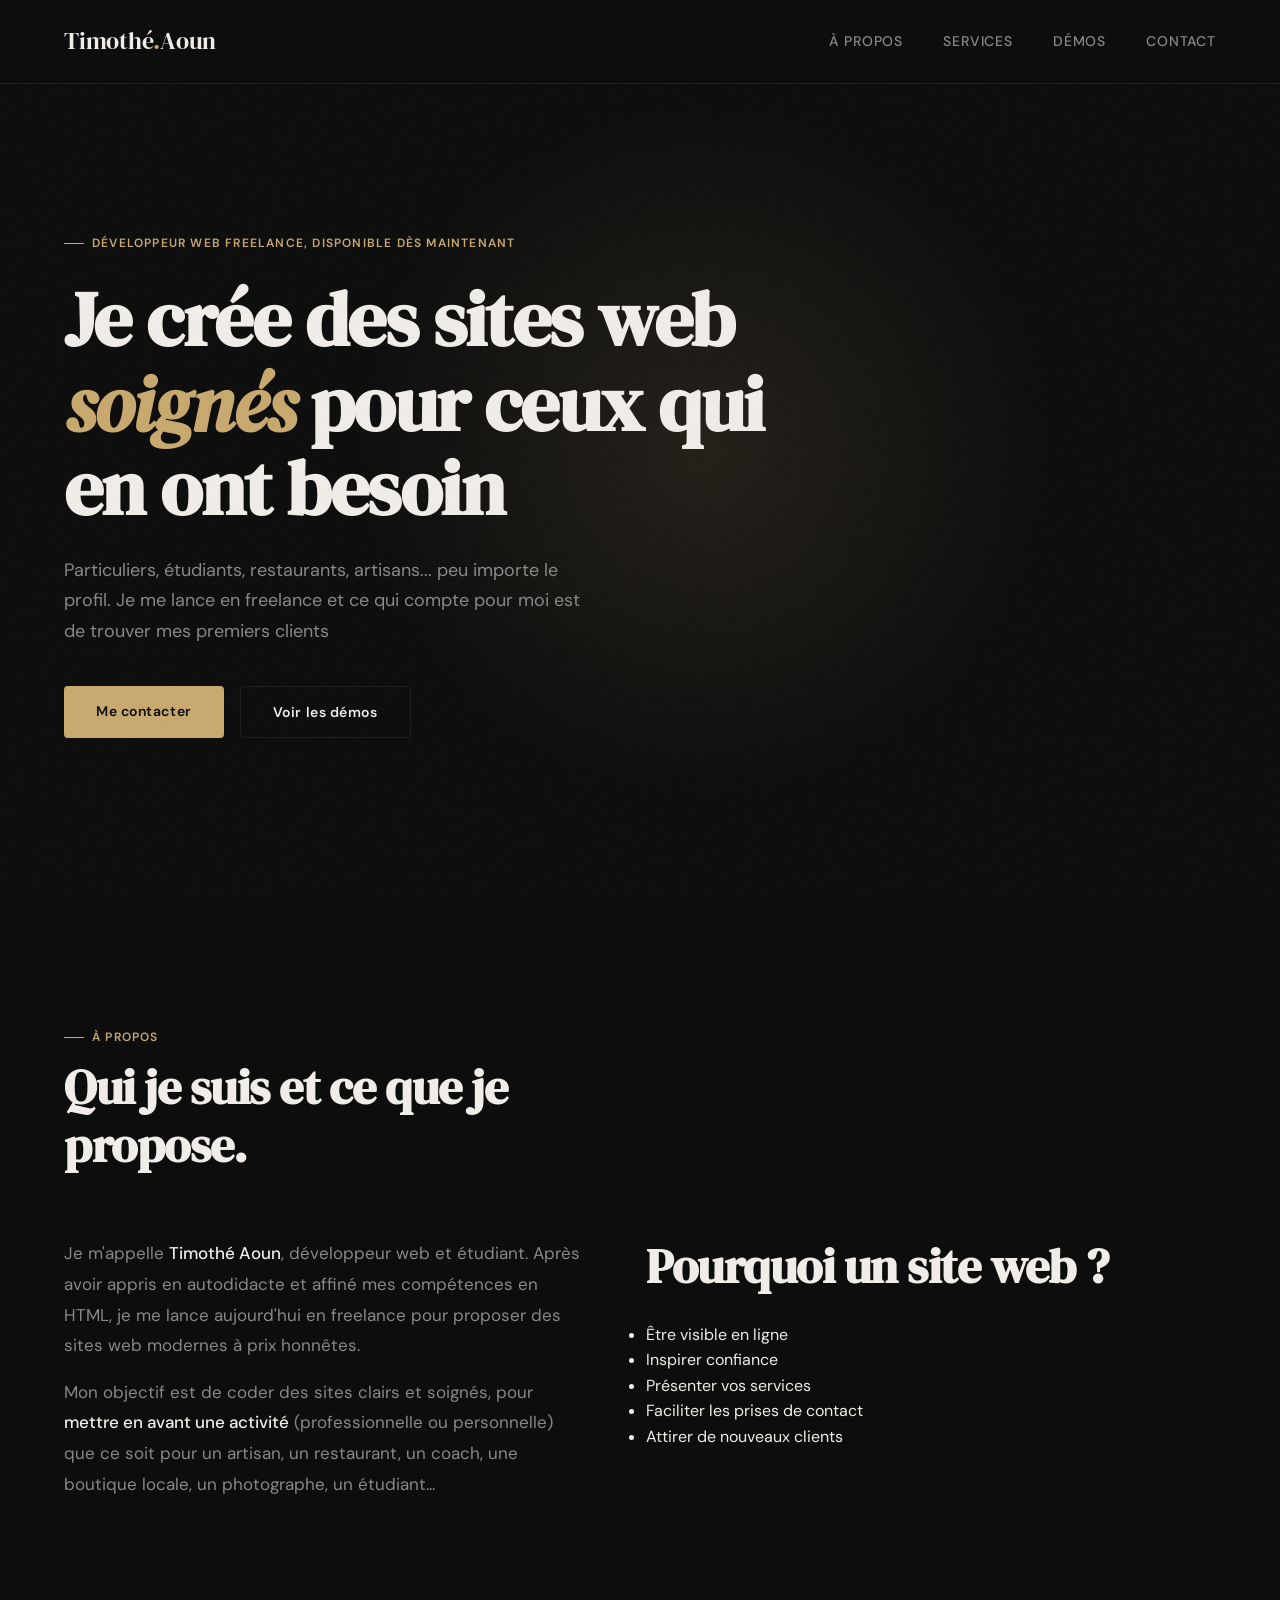
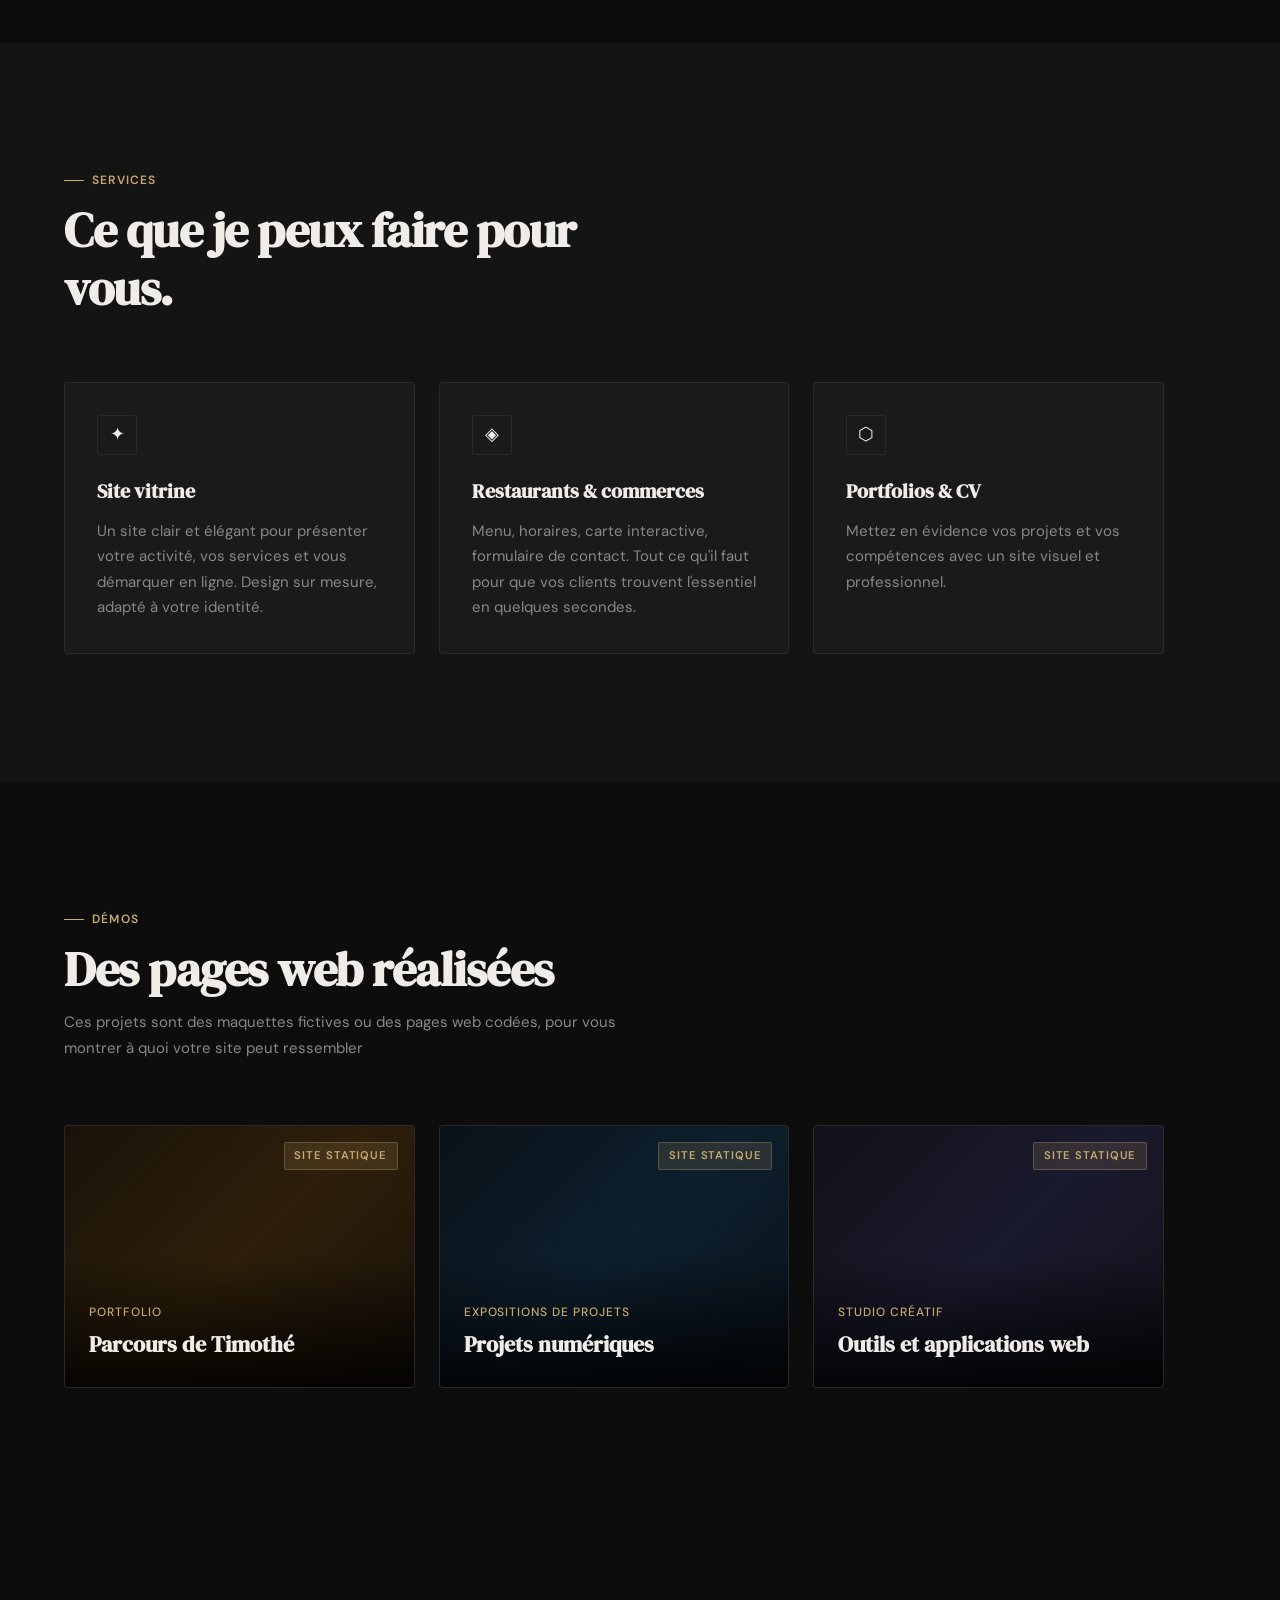
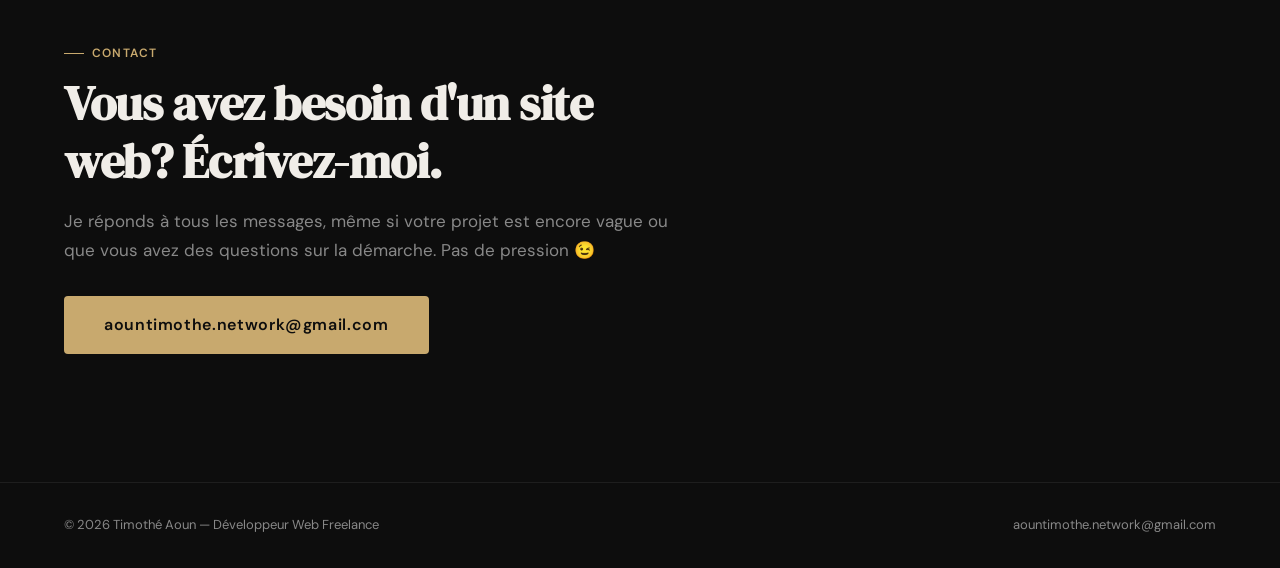
<file: index.html>
<!DOCTYPE html>
<html lang="fr">
<head>
  <meta charset="UTF-8" />
  <meta name="viewport" content="width=device-width, initial-scale=1.0" />
<meta name="google-site-verification" content="S-OA3z2T2W4P_RI6_Git_zBzBO8pkXMMORew7ySniSA" />
  <title>
    Timothé Aoun | Développeur Web
  </title>
  <meta
    name="description"
    content="Portfolio de Timothé Aoun, créateur de sites web et passionné d'informatique"
  />
  <meta
    name="keywords"
    content="Timothé Aoun, sites web, créer un site web, freelance"
  />
  <meta name="author" content="Timothé Aoun" />
  <meta name="robots" content="index, follow" />
  <link rel="canonical" href="https://timotheaoun.vercel.app/" />
  <meta
    property="og:title"
    content="Timothé Aoun | Développeur Web Full Stack"
  />
  <meta
    property="og:description"
    content="Découvrez le portfolio et les projets de Timothé Aoun, développeur web"
  />
  <meta property="og:type" content="website" />
  <meta property="og:url" content="https://timotheaoun.vercel.app/" />
  <meta
    property="og:image"
    content="https://timotheaoun.vercel.app/picture.jpg"
  />
  <meta name="twitter:card" content="summary_large_image" />

  <meta
    name="twitter:title"
    content="Timothé Aoun | Développeur Web Full Stack"
  />

  <meta
    name="twitter:description"
    content="Portfolio et projets web modernes réalisés par Timothé Aoun."
  />

  <meta
    name="twitter:image"
    content="https://timotheaoun.vercel.app/picture.jpg"
  />

  <meta name="theme-color" content="#000000" />
  <link rel="preconnect" href="https://fonts.googleapis.com" />
  <link rel="preconnect" href="https://fonts.gstatic.com" crossorigin />
<link rel="icon" type="image/jpg" href="/picture.jpg" />
<link rel="icon" type="image/x-icon" href="/picture.ico?v=2" />

  <link href="https://fonts.googleapis.com/css2?family=DM+Serif+Display:ital@0;1&family=DM+Sans:wght@300;400;500;600&display=swap" rel="stylesheet">
  <script type="application/ld+json">
{
  "@context": "https://schema.org",
  "@type": "Person",
  "name": "Timothé Aoun",
  "url": "https://timotheaoun.vercel.app",
  "jobTitle": "Développeur Web Full Stack",
  "sameAs": [
    "https://github.com/...",
    "https://linkedin.com/in/..."
  ]
}
</script>
  </head>
  <style>
    *, *::before, *::after { box-sizing: border-box; margin: 0; padding: 0; }

    :root {
      --bg: #0d0d0d;
      --bg2: #141414;
      --surface: #1a1a1a;
      --border: rgba(255,255,255,0.07);
      --text: #f0ede8;
      --muted: #888;
      --accent: #c8a96e;
      --accent2: #e8d5b0;
      --radius: 4px;
    }

    html { scroll-behavior: smooth; }

    body {
      background: var(--bg);
      color: var(--text);
      font-family: 'DM Sans', sans-serif;
      font-weight: 400;
      line-height: 1.6;
      overflow-x: hidden;
    }

    .noise {
      position: fixed;
      inset: 0;
      pointer-events: none;
      z-index: 999;
      opacity: .025;
      background-image: url("data:image/svg+xml,%3Csvg viewBox='0 0 256 256' xmlns='http://www.w3.org/2000/svg'%3E%3Cfilter id='noise'%3E%3CfeTurbulence type='fractalNoise' baseFrequency='0.9' numOctaves='4' stitchTiles='stitch'/%3E%3C/filter%3E%3Crect width='100%25' height='100%25' filter='url(%23noise)'/%3E%3C/svg%3E");
    }
    nav {
      position: fixed;
      top: 0; left: 0; right: 0;
      z-index: 100;
      display: flex;
      align-items: center;
      justify-content: space-between;
      padding: 1.4rem 4rem;
      background: rgba(13,13,13,0.7);
      backdrop-filter: blur(16px);
      border-bottom: 1px solid var(--border);
      transition: padding .3s;
    }

    .logo {
      font-family: 'DM Serif Display', serif;
      font-size: 1.5rem;
      letter-spacing: -.01em;
      color: var(--text);
    }

    .logo span { color: var(--accent); }

    .nav-links { display: flex; gap: 2.5rem; }

    .nav-links a {
      text-decoration: none;
      color: var(--muted);
      font-size: .875rem;
      font-weight: 500;
      letter-spacing: .06em;
      text-transform: uppercase;
      transition: color .2s;
    }

    .nav-links a:hover { color: var(--text); }

    .hero {
      min-height: 100vh;
      display: flex;
      flex-direction: column;
      justify-content: center;
      padding: 10rem 4rem 6rem;
      position: relative;
      overflow: hidden;
    }

    .hero-glow {
      position: absolute;
      width: 700px; height: 700px;
      border-radius: 50%;
      background: 
	  radial-gradient(circle, rgba(200,169,110,.12) 0%, transparent 70%);
	  
      top: 50%; left: 55%;
      transform: translate(-50%, -50%);
      pointer-events: none;
    }

    .tag {
      display: inline-flex;
      align-items: center;
      gap: .5rem;
      font-size: .75rem;
      font-weight: 600;
      letter-spacing: .1em;
      text-transform: uppercase;
      color: var(--accent);
      margin-bottom: 1.5rem;
    }

    .tag::before {
      content: '';
      display: block;
      width: 20px; height: 1px;
      background: var(--accent);
    }

    .hero-content { max-width: 780px; position: relative; z-index: 1; }

    h1 {
      font-family: 'DM Serif Display', serif;
      font-size: clamp(2.8rem, 6vw, 5.5rem);
      line-height: 1.1;
      letter-spacing: -.02em;
      margin-bottom: 1.5rem;
      color: var(--text);
    }

    h1 em {
      font-style: italic;
      color: var(--accent);
    }

    .subtitle {
      font-size: 1.125rem;
      color: var(--muted);
      max-width: 520px;
      line-height: 1.7;
      margin-bottom: 2.5rem;
    }

    .honest-badge {
      display: inline-flex;
      align-items: flex-start;
      gap: .75rem;
      padding: 1rem 1.25rem;
      border: 1px solid rgba(200,169,110,.25);
      border-radius: var(--radius);
      background: rgba(200,169,110,.04);
      margin-bottom: 2.5rem;
      max-width: 540px;
    }

    .honest-badge .badge-icon { font-size: 1.1rem; margin-top: .05rem; flex-shrink: 0; }

    .honest-badge p {
      font-size: .875rem;
      color: var(--muted);
      line-height: 1.6;
    }

    .honest-badge strong { color: var(--accent2); font-weight: 500; }

    .hero-buttons { display: flex; gap: 1rem; flex-wrap: wrap; }

    .btn {
      display: inline-block;
      text-decoration: none;
      font-size: .875rem;
      font-weight: 600;
      letter-spacing: .04em;
      padding: .85rem 2rem;
      border-radius: var(--radius);
      transition: all .2s;
    }

    .btn.primary {
      background: var(--accent);
      color: #0d0d0d;
    }

    .btn.primary:hover { background: var(--accent2); transform: translateY(-1px); }

    .btn.secondary {
      background: transparent;
      color: var(--text);
      border: 1px solid var(--border);
    }

    .btn.secondary:hover { border-color: rgba(255,255,255,.2); background: rgba(255,255,255,.04); }

    .btn.large { padding: 1rem 2.5rem; font-size: 1rem; }

    .section {
      padding: 8rem 4rem;
      position: relative;
    }

    .section.dark { background: var(--bg2); }

    .section-header {
      margin-bottom: 4rem;
    }

    .section-tag {
      font-size: .75rem;
      font-weight: 600;
      letter-spacing: .1em;
      text-transform: uppercase;
      color: var(--accent);
      margin-bottom: .75rem;
      display: flex;
      align-items: center;
      gap: .5rem;
    }

    .section-tag::before {
      content: '';
      display: block;
      width: 20px; height: 1px;
      background: var(--accent);
    }

    h2 {
      font-family: 'DM Serif Display', serif;
      font-size: clamp(1.8rem, 4vw, 3rem);
      line-height: 1.2;
      letter-spacing: -.01em;
      max-width: 560px;
    }

    .about-grid {
      display: grid;
      grid-template-columns: 1fr 1fr;
      gap: 4rem;
      align-items: start;
      max-width: 1100px;
    }

    .about-text p {
      color: var(--muted);
      line-height: 1.8;
      margin-bottom: 1rem;
      font-size: 1.0625rem;
    }

    .about-text p strong { color: var(--text); font-weight: 500; }

    .about-stack h4 {
      font-size: .75rem;
      font-weight: 600;
      letter-spacing: .1em;
      text-transform: uppercase;
      color: var(--muted);
      margin-bottom: 1rem;
    }

    .stack-list {
      display: flex;
      flex-wrap: wrap;
      gap: .5rem;
      list-style: none;
    }

    .stack-list li {
      padding: .4rem .85rem;
      border: 1px solid var(--border);
      border-radius: 2px;
      font-size: .8125rem;
      color: var(--text);
      background: var(--surface);
    }

    .cards {
      display: grid;
      grid-template-columns: repeat(auto-fit, minmax(280px, 1fr));
      gap: 1.5rem;
      max-width: 1100px;
    }

    .card {
      background: var(--surface);
      border: 1px solid var(--border);
      border-radius: var(--radius);
      padding: 2rem;
      transition: border-color .2s, transform .2s;
    }

    .card:hover {
      border-color: rgba(200,169,110,.3);
      transform: translateY(-2px);
    }

    .card-icon {
      width: 40px; height: 40px;
      border: 1px solid var(--border);
      border-radius: 2px;
      display: flex;
      align-items: center;
      justify-content: center;
      font-size: 1.1rem;
      margin-bottom: 1.25rem;
    }

    .card h3 {
      font-family: 'DM Serif Display', serif;
      font-size: 1.25rem;
      margin-bottom: .75rem;
      color: var(--text);
    }

    .card p { color: var(--muted); font-size: .9375rem; line-height: 1.7; }

    .projects-intro {
      max-width: 560px;
      color: var(--muted);
      margin-top: .75rem;
      font-size: .9375rem;
      line-height: 1.7;
    }

    .projects-intro strong { color: var(--text); }

    .projects {
      display: grid;
      grid-template-columns: repeat(auto-fit, minmax(300px, 1fr));
      gap: 1.5rem;
      max-width: 1100px;
      margin-top: 3rem;
    }

    .project {
      aspect-ratio: 4/3;
      border-radius: var(--radius);
      overflow: hidden;
      position: relative;
      background: var(--surface);
      border: 1px solid var(--border);
      cursor: default;
      transition: border-color .2s;
    }

    .project:hover { border-color: rgba(200,169,110,.3); }

    .project:nth-child(1) .project-bg {
      background: linear-gradient(135deg, #1a1209 0%, #2d1f0a 50%, #1a1209 100%);
    }
    .project:nth-child(2) .project-bg {
      background: linear-gradient(135deg, #0a1219 0%, #0d1f2d 50%, #0a1219 100%);
    }
    .project:nth-child(3) .project-bg {
      background: linear-gradient(135deg, #111118 0%, #1a1a2e 50%, #111118 100%);
    }

    .project-bg {
      position: absolute;
      inset: 0;
    }

    .project-pattern {
      position: absolute;
      inset: 0;
      opacity: .15;
      background-image: repeating-linear-gradient(
        0deg, transparent, transparent 39px, rgba(255,255,255,.1) 40px
      ), repeating-linear-gradient(
        90deg, transparent, transparent 39px, rgba(255,255,255,.1) 40px
      );
    }

    .project-demo-tag {
      position: absolute;
      top: 1rem; right: 1rem;
      padding: .25rem .6rem;
      background: rgba(200,169,110,.15);
      border: 1px solid rgba(200,169,110,.3);
      border-radius: 2px;
      font-size: .7rem;
      font-weight: 600;
      letter-spacing: .08em;
      text-transform: uppercase;
      color: var(--accent);
    }

    .project-overlay {
      position: absolute;
      inset: 0;
	  cursor: pointer;
      background: linear-gradient(to top, rgba(0,0,0,.85) 0%, transparent 50%);
    }

    .project-content {
	  z-index: 2;
      position: absolute;
      bottom: 1.5rem; left: 1.5rem;
    }

    .project-content p {
      font-size: .75rem;
      font-weight: 500;
      letter-spacing: .08em;
      text-transform: uppercase;
      color: var(--accent);
      margin-bottom: .3rem;
    }

    .project-content h3 {
      font-family: 'DM Serif Display', serif;
      font-size: 1.4rem;
      color: var(--text);
    }

    .pricing-grid {
      display: grid;
      grid-template-columns: repeat(auto-fit, minmax(260px, 1fr));
      gap: 1.5rem;
      max-width: 900px;
    }

    .pricing-card {
      border: 1px solid var(--border);
      border-radius: var(--radius);
      padding: 2rem;
      background: var(--surface);
    }

    .pricing-card.highlight {
      border-color: rgba(200,169,110,.4);
      background: rgba(200,169,110,.04);
    }

    .pricing-card .price {
      font-family: 'DM Serif Display', serif;
      font-size: 2.5rem;
      color: var(--text);
      margin: 1rem 0 .25rem;
    }

    .pricing-card .price span {
      font-family: 'DM Sans', sans-serif;
      font-size: 1rem;
      color: var(--muted);
    }

    .pricing-card h4 {
      font-size: .75rem;
      font-weight: 600;
      letter-spacing: .1em;
      text-transform: uppercase;
      color: var(--accent);
    }

    .pricing-card p {
      color: var(--muted);
      font-size: .875rem;
      line-height: 1.6;
      margin-bottom: 1.5rem;
    }

    .pricing-card ul {
      list-style: none;
      display: flex;
      flex-direction: column;
      gap: .5rem;
    }

    .pricing-card ul li {
      font-size: .875rem;
      color: var(--muted);
      padding-left: 1.1rem;
      position: relative;
    }

    .pricing-card ul li::before {
      content: '—';
      position: absolute;
      left: 0;
      color: var(--accent);
      font-size: .75rem;
    }

    .contact { background: var(--bg); }

    .contact-box {
      max-width: 620px;
    }

    .contact-box h2 { margin-bottom: 1rem; }

    .contact-text {
      color: var(--muted);
      font-size: 1.0625rem;
      line-height: 1.7;
      margin-bottom: 2rem;
    }

    footer {
      padding: 2rem 4rem;
      border-top: 1px solid var(--border);
      display: flex;
      align-items: center;
      justify-content: space-between;
    }

    footer p { color: var(--muted); font-size: .8125rem; }

    footer a { color: var(--muted); text-decoration: none; font-size: .8125rem; }
    footer a:hover { color: var(--text); }
    .reveal {
      opacity: 0;
      transform: translateY(24px);
      transition: opacity .7s ease, transform .7s ease;
    }

    .reveal.visible {
      opacity: 1;
      transform: none;
    }

    @media (max-width: 768px) {
      nav { padding: 1.2rem 1.5rem; }
      .nav-links { gap: 1.5rem; }
      .hero, .section { padding-left: 1.5rem; padding-right: 1.5rem; }
      .hero { padding-top: 8rem; }
      .about-grid { grid-template-columns: 1fr; gap: 2.5rem; }
      footer { flex-direction: column; gap: .5rem; text-align: center; }
    }
	
	.project img {
  position: absolute;
  filter: blur(80px);
  inset: 0;
  cursor: pointer;
  width: 100%;
  height: 100%;
  object-fit: cover;
  opacity: 0;
  z-index: 1;
  transition: all 0.4s ease;
}
	.project img:hover {
  position: absolute;
  filter: blur(0px);
  opacity: 0.2;
}
.project p,
.project h3 {
  transition: all 0.4s ease;
    z-index: 3;
}
.project:hover p {
  opacity: 0.7;
  transform: translateY(-4px);
}

.project:hover h3 {
  transform: translateY(-6px);
   background: linear-gradient(to right, #00cc66, #00aaff); 
  -webkit-background-clip: text;
  -webkit-text-fill-color: transparent;
  background-clip: text;
  color: black;
}
  </style>
<body>

<div class="noise"></div>
<nav>
  <div class="logo">Timothé<span>.</span>Aoun</div>
  <div class="nav-links">
    <a href="#about">À propos</a>
    <a href="#services">Services</a>
    <a href="#projects">Démos</a>
    <a href="#contact">Contact</a>
  </div>
</nav>

<!-- HERO -->
<header class="hero">
  <div class="hero-glow"></div>
  <div class="hero-content">
    <p class="tag">Développeur web freelance, disponible dès maintenant</p>
    <h1>
      Je crée des sites web <em>soignés</em> pour ceux qui en ont besoin
    </h1>
    <p class="subtitle">
      Particuliers, étudiants, restaurants, artisans... 
	  peu importe le profil. Je me lance en freelance et ce qui compte pour moi est de trouver mes premiers clients
    </p>

    <div class="hero-buttons">
      <a class="btn primary" href="#contact">Me contacter</a>
      <a class="btn secondary" href="#projects">Voir les démos</a>
    </div>
  </div>
</header>

<!-- ABOUT -->
<section class="section" id="about">
  <div class="section-header reveal">
    <p class="section-tag">À propos</p>
    <h2>Qui je suis et ce que je propose.</h2>
  </div>
  <div class="about-grid">
    <div class="about-text reveal">
      <p>
        Je m'appelle <strong>Timothé Aoun</strong>, développeur web et étudiant.
        Après avoir appris en autodidacte et affiné mes compétences en HTML, je me lance
        aujourd'hui en freelance pour proposer des sites web modernes à prix honnêtes.
      </p>
      <p>
        Mon objectif est de coder des sites clairs et soignés,
        pour <strong>mettre en avant une activité</strong> (professionnelle ou personnelle) que ce soit
        pour un artisan, un restaurant, un coach, une boutique locale, un photographe, un étudiant...
      </p>
    </div>
    <div class="about-stack reveal">
      <h2>Pourquoi un site web ?</h2>

<ul class="features">
<br>
  <li>Être visible en ligne</li>
  <li>Inspirer confiance</li>
  <li>Présenter vos services</li>
  <li>Faciliter les prises de contact</li>
  <li>Attirer de nouveaux clients</li>
</ul>
    </div>
  </div>
</section>

<!-- SERVICES -->
<section class="section dark" id="services">
  <div class="section-header reveal">
    <p class="section-tag">Services</p>
    <h2>Ce que je peux faire pour vous.</h2>
  </div>
  <div class="cards">
    <div class="card reveal">
      <div class="card-icon">✦</div>
      <h3>Site vitrine</h3>
      <p>
        Un site clair et élégant pour présenter votre activité, vos services et
        vous démarquer en ligne. Design sur mesure, adapté à votre identité.
      </p>
    </div>
    <div class="card reveal">
      <div class="card-icon">◈</div>
      <h3>Restaurants & commerces</h3>
      <p>
        Menu, horaires, carte interactive, formulaire de contact.
        Tout ce qu'il faut pour que vos clients trouvent l'essentiel en quelques secondes.
      </p>
    </div>
    <div class="card reveal">
      <div class="card-icon">⬡</div>
      <h3>Portfolios & CV</h3>
      <p>
         Mettez en évidence vos projets et vos compétences
        avec un site visuel et professionnel.
      </p>
    </div>
  </div>
</section>

<section class="section" id="projects">
  <div class="section-header reveal">
 
    <p class="section-tag">Démos</p>
    <h2>Des pages web réalisées</h2>
    <p class="projects-intro reveal">
      Ces projets sont des maquettes fictives ou des pages web codées, pour vous montrer à quoi votre site peut ressembler
    </p>
  </div>
<div class="projects">

  <!-- 1 -->
  <a href="https://timotheaoun.github.io/" class="project img reveal">
    <img src="TWsite.png" alt="">
    <div class="project-bg"></div>
    <span class="project-demo-tag">site statique</span>
    <div class="project-pattern"></div>
    <div class="project-overlay"></div>

    <div class="project-content">
      <p>Portfolio</p>
      <h3>Parcours de Timothé</h3>
    </div>
  </a>

  <!-- 2 -->
  <a href="https://timotheaoun.github.io/maths/ProjetsMatheux.html" class="project img reveal">
    <img src="Projets.png" alt="">
    <div class="project-bg"></div>
    <span class="project-demo-tag">site statique</span>
    <div class="project-pattern"></div>
    <div class="project-overlay"></div>

    <div class="project-content">
      <p>Expositions de projets</p>
      <h3>Projets numériques</h3>
    </div>
  </a>

  <!-- 3 -->
  <a href="https://timotheaoun.github.io/Programmer/index.html" class="project img reveal">
    <img src="Inf.png" alt="">
    <div class="project-bg"></div>
    <span class="project-demo-tag">site statique</span>
    <div class="project-pattern"></div>
    <div class="project-overlay"></div>

    <div class="project-content">
      <p>Studio créatif</p>
      <h3>Outils et applications web</h3>
    </div>
  </a>

</div>
  </div>
</section>
<section class="section contact" id="contact">
  <div class="contact-box reveal">
    <p class="section-tag">Contact</p>
    <h2>Vous avez besoin d'un site web? Écrivez-moi.</h2>
    <p class="contact-text">
      Je réponds à tous les messages, même si votre projet est encore vague ou que vous
      avez des questions sur la démarche. Pas de pression 😉
    </p>
    <a class="btn primary large" href="mailto:aountimothe.network@gmail.com">
      aountimothe.network@gmail.com
    </a>
  </div>
</section>

<footer>
  <p>© 2026 Timothé Aoun — Développeur Web Freelance</p>
  <a href="mailto:aountimothe.network@gmail.com">aountimothe.network@gmail.com</a>
</footer>

<script>
  const reveals = document.querySelectorAll('.reveal');
  const observer = new IntersectionObserver(entries => {
    entries.forEach((entry, i) => {
      if (entry.isIntersecting) {
        setTimeout(() => entry.target.classList.add('visible'), i * 80);
        observer.unobserve(entry.target);
      }
    });
  }, { threshold: 0.1 });
  reveals.forEach(el => observer.observe(el));

  const nav = document.querySelector('nav');
  window.addEventListener('scroll', () => {
    nav.style.padding = window.scrollY > 60 ? '1rem 4rem' : '1.4rem 4rem';
  });
</script>
</body>
</html>
</file>
